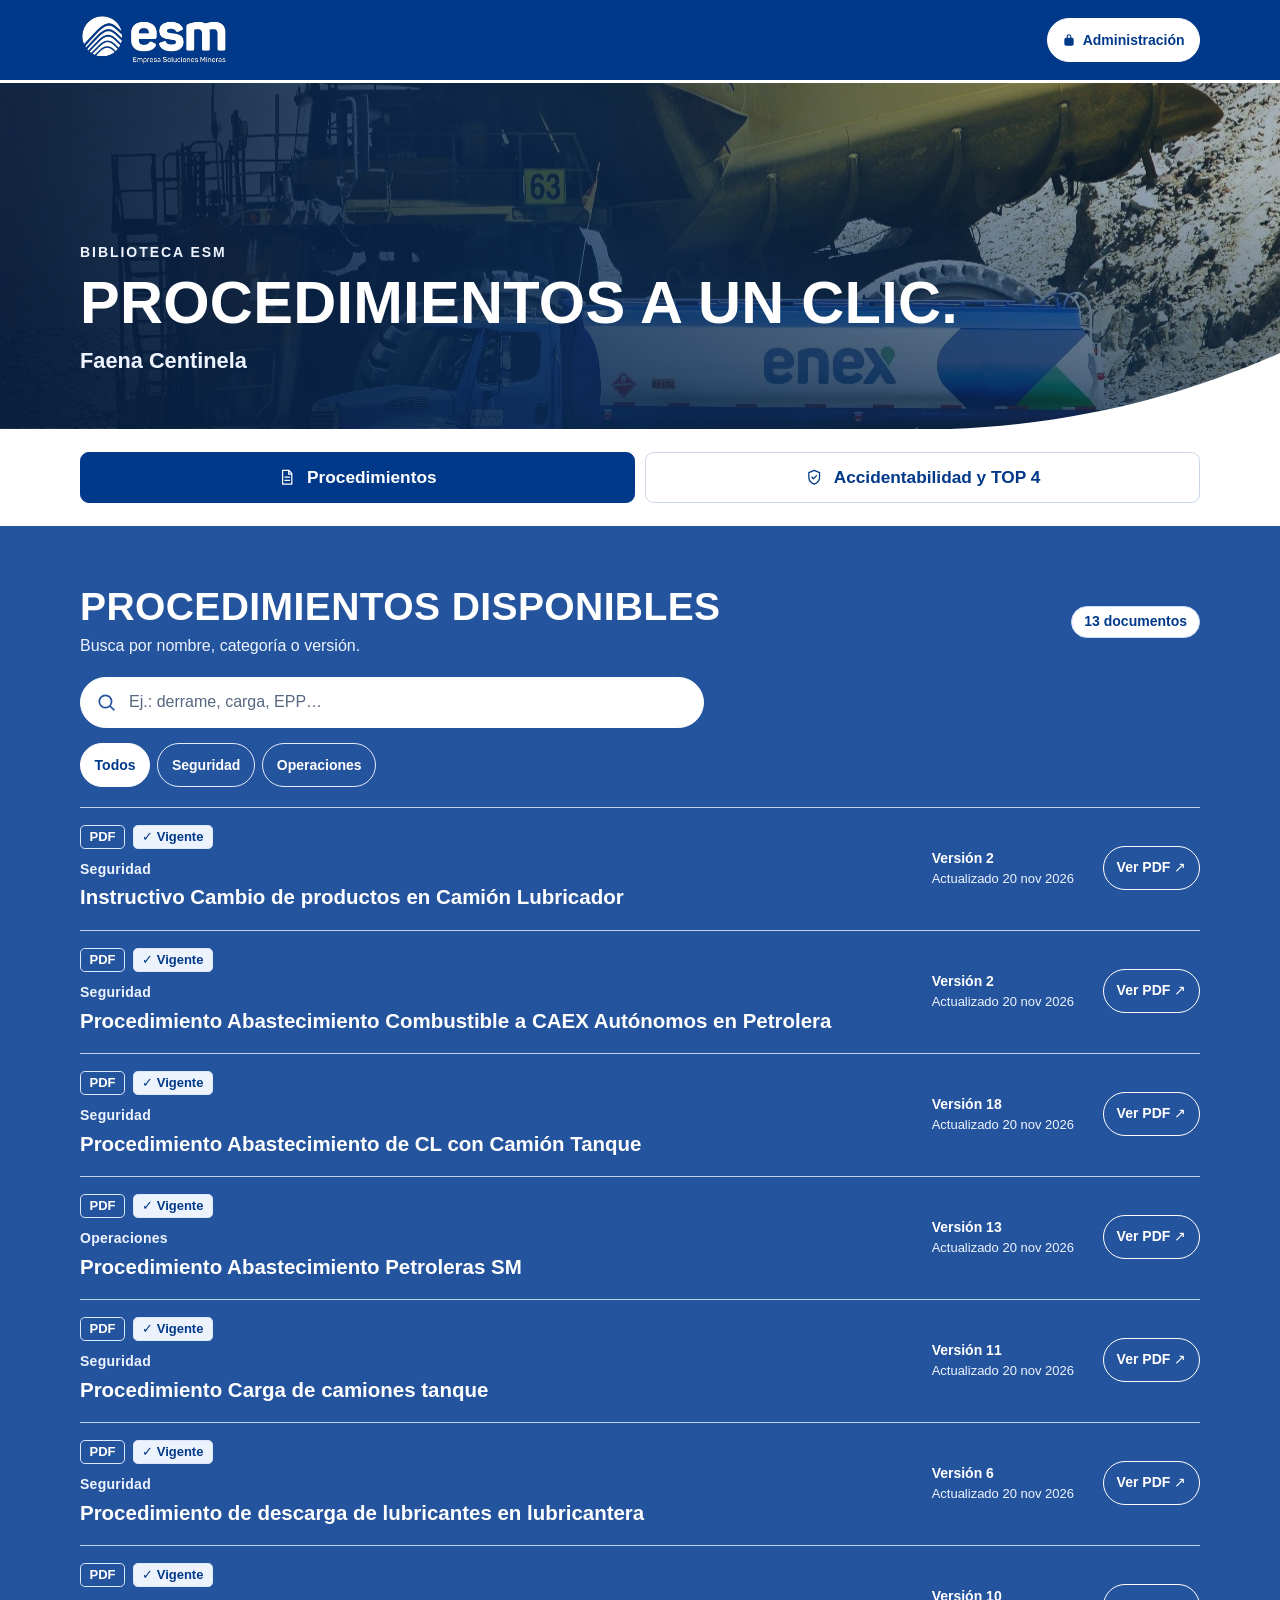
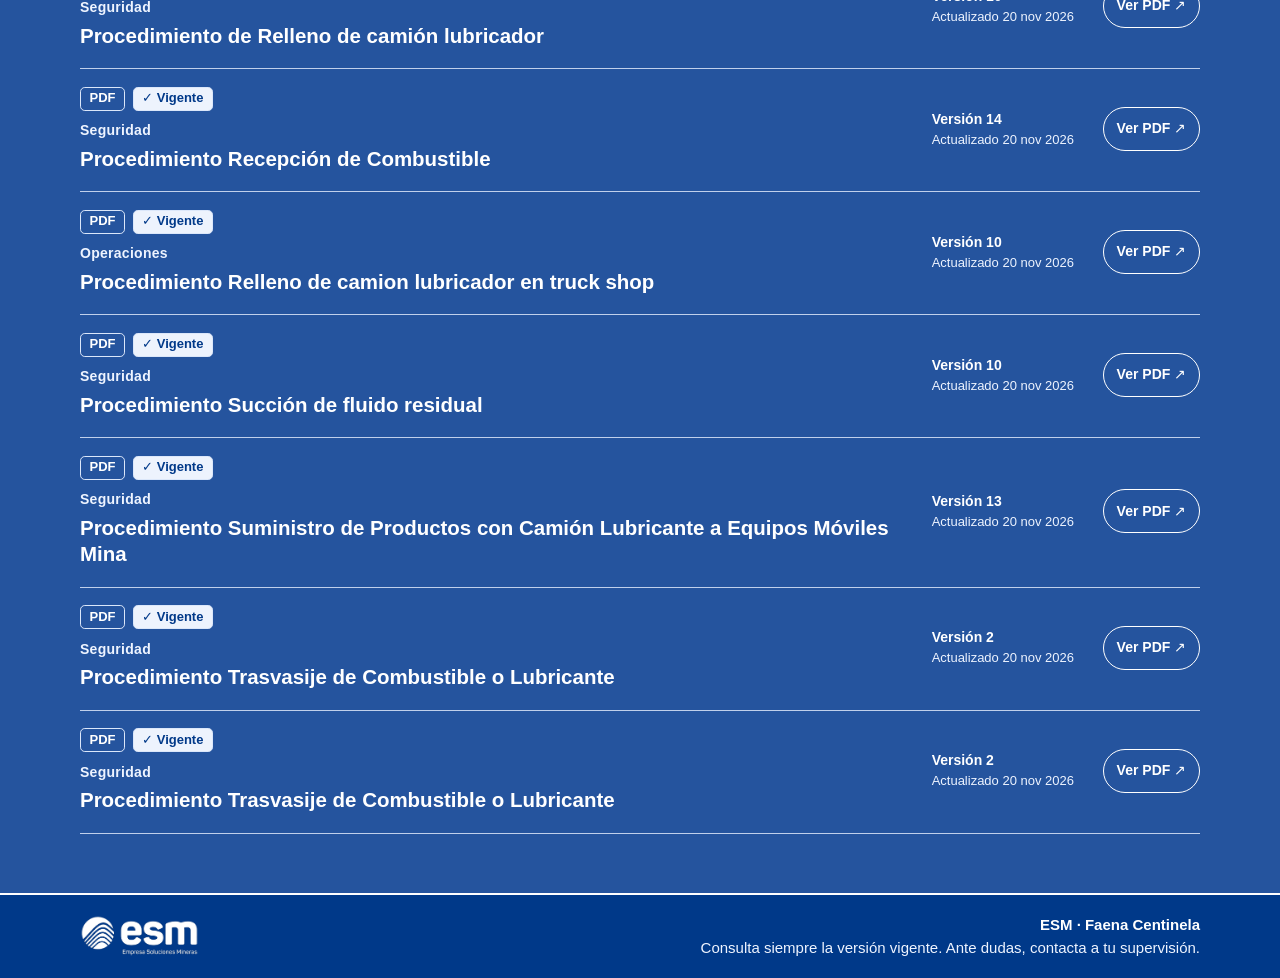
<file: index.html>
<!DOCTYPE html>
<html lang="es-CL">
<head>
  <meta charset="UTF-8" />
  <meta name="viewport" content="width=device-width, initial-scale=1" />
  <meta name="theme-color" content="#003989" />
  <meta name="description" content="Biblioteca de procedimientos vigentes ESM. Consulta y visualiza documentos PDF de forma simple." />
  <meta name="robots" content="noindex,nofollow" />
  <title>Biblioteca de Procedimientos | ESM</title>
  <link rel="stylesheet" href="styles.css" />
  <link rel="stylesheet" href="portada.css?v=esm-4" />
  <script src="app.js" defer></script>
</head>
<body class="esm-publica">
  <a class="esm-salto" href="#contenido">Ir al contenido</a>
  <header class="esm-barra">
    <div class="container header-inner">
      <a class="brand" href="./" aria-label="Biblioteca ESM - Inicio">
        <img class="brand-logo" src="assets/logo-esm-blanco.png" alt="ESM — Empresa Soluciones Mineras" width="575" height="202" />
      </a>
      <a class="header-action" href="admin.html"><svg viewBox="0 0 24 24" aria-hidden="true"><path d="M12 2a4 4 0 0 1 4 4v2h1a3 3 0 0 1 3 3v8a3 3 0 0 1-3 3H7a3 3 0 0 1-3-3v-8a3 3 0 0 1 3-3h1V6a4 4 0 0 1 4-4Zm-2 6h4V6a2 2 0 0 0-4 0v2Z"/></svg><span>Administración</span></a>
    </div>
  </header>
  <main id="contenido" tabindex="-1">
    <section class="esm-portada esm-portada--procedimientos" aria-labelledby="titulo-portada">
      <div class="container esm-portada-interior">
        <div class="esm-portada-texto">
          <p class="esm-ceja">Biblioteca ESM</p>
          <h1 id="titulo-portada">Procedimientos a un clic.</h1>
          <p class="esm-faena">Faena Centinela</p>
        </div>
      </div>
      <svg class="esm-curva" viewBox="0 0 400 96" preserveAspectRatio="none" aria-hidden="true" focusable="false"><path d="M0 96C168 96 294 54 400 0V96Z" fill="#fff"/></svg>
    </section>
    <nav class="container esm-navegacion" aria-label="Secciones de consulta">
      <a class="esm-seccion-enlace" href="./" aria-current="page"><svg viewBox="0 0 24 24" aria-hidden="true" focusable="false"><path d="M6 3h8l4 4v14H6zM14 3v5h4M9 12h6M9 16h6"/></svg><span>Procedimientos</span></a>
      <a class="esm-seccion-enlace" href="accidentabilidad.html"><svg viewBox="0 0 24 24" aria-hidden="true" focusable="false"><path d="M12 3 5 6v6c0 4 2.8 7.3 7 9 4.2-1.7 7-5 7-9V6ZM9 12l2 2 4-4"/></svg><span>Accidentabilidad y TOP 4</span></a>
    </nav>
    <section class="esm-franja" aria-labelledby="procedimientos-titulo">
      <div class="container esm-seccion">
      <div class="section-head">
        <div><h2 id="procedimientos-titulo">Procedimientos disponibles</h2><p class="section-sub">Busca por nombre, categoría o versión.</p></div>
        <div class="counter" id="counter" aria-live="polite">Cargando...</div>
      </div>
      <div class="search-wrap">
        <svg viewBox="0 0 24 24" aria-hidden="true"><circle cx="10.8" cy="10.8" r="7"/><path d="m16 16 5 5"/></svg>
        <input id="search" type="search" placeholder="Ej.: derrame, carga, EPP…" aria-label="Buscar procedimiento" autocomplete="off" />
        <button id="clear-search" class="clear-search" type="button" aria-label="Borrar búsqueda" hidden>×</button>
      </div>
      <div id="filters" class="filter-row" role="group" aria-label="Filtrar por categoría"></div>
      <div id="notice" class="notice" aria-live="polite" hidden></div>
      <div id="cards" class="document-grid" aria-live="polite"></div>
      <div id="empty" class="empty-state" hidden>
        <h3 id="empty-title">No hay procedimientos publicados</h3>
        <p id="empty-detail">Cuando se carguen documentos aparecerán aquí.</p>
      </div>
      </div>
    </section>
  </main>
  <footer class="esm-pie">
    <div class="container esm-pie-interior">
      <img src="assets/logo-esm-blanco.png" width="575" height="202" alt="" loading="lazy" />
      <p><strong>ESM · Faena Centinela</strong><span>Consulta siempre la versión vigente. Ante dudas, contacta a tu supervisión.</span></p>
    </div>
  </footer>

  <dialog id="pdf-dialog" class="pdf-dialog" aria-label="Visualizador de procedimiento">
    <div class="dialog-shell">
      <div class="dialog-head"><div class="dialog-name"><p>DOCUMENTO PDF</p><h2 id="viewer-title">Procedimiento</h2><span id="viewer-version"></span></div><button id="close-viewer" type="button" class="icon-button" aria-label="Cerrar documento">✕</button></div>
      <iframe id="pdf-frame" title="Visualizador PDF" loading="lazy"></iframe>
      <div class="dialog-foot"><span>Si tu celular no lo muestra aquí, ábrelo en otra pestaña.</span><a id="viewer-link" class="button primary small" href="#" target="_blank" rel="noopener">Abrir PDF</a></div>
    </div>
  </dialog>
</body>
</html>
</file>
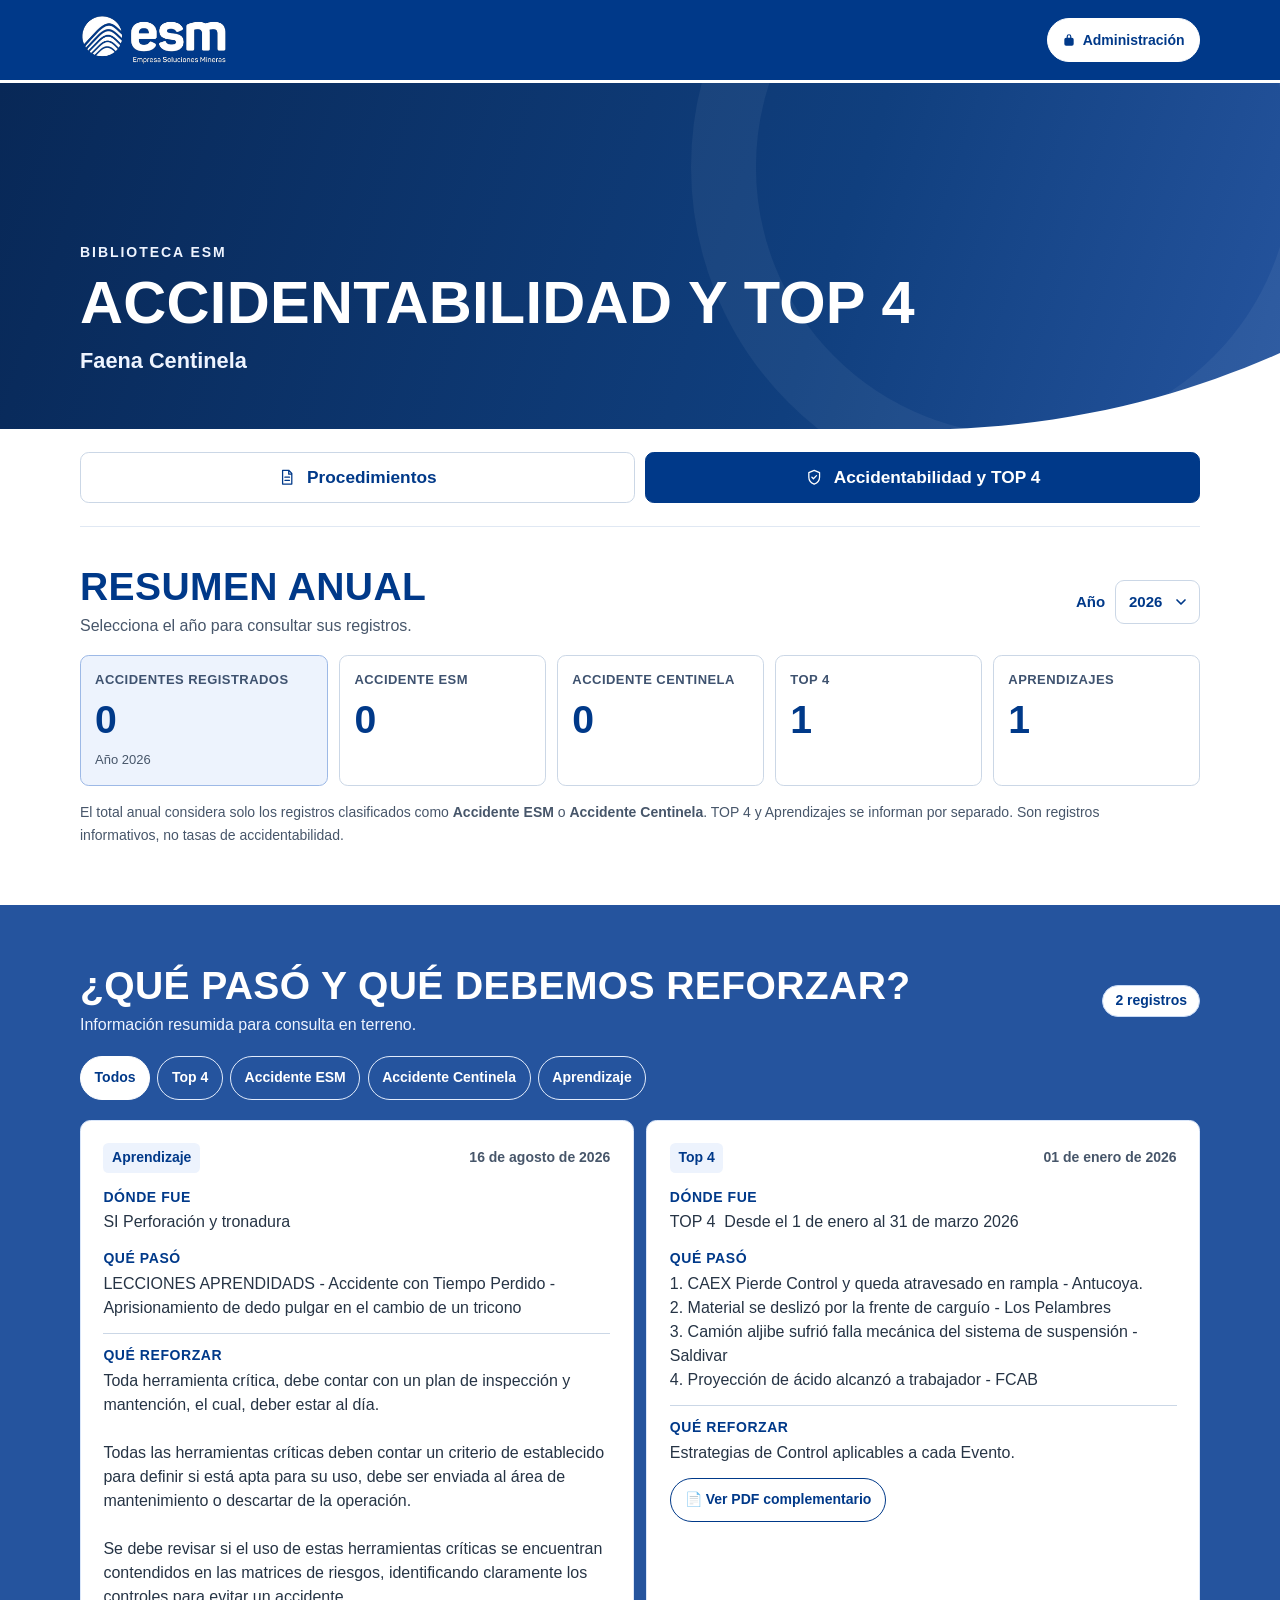
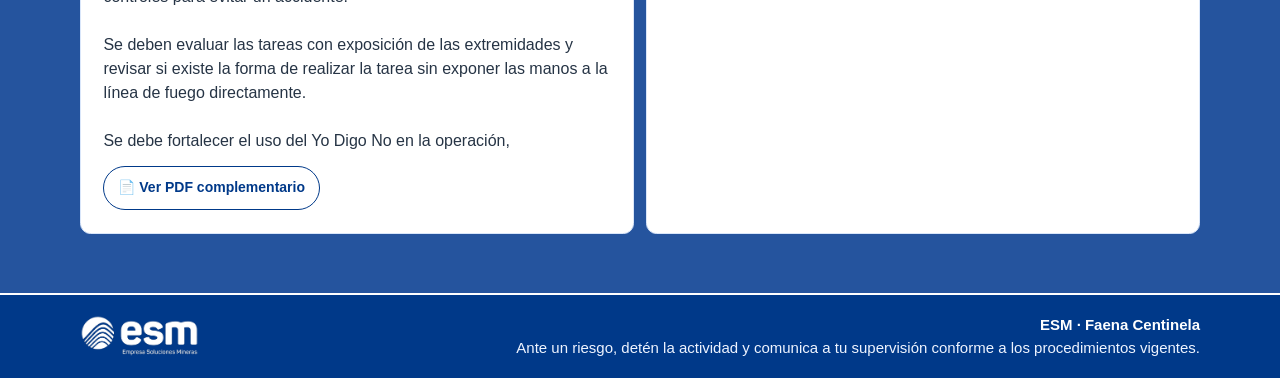
<file: accidentabilidad.html>
<!DOCTYPE html>
<html lang="es-CL">
<head>
  <meta charset="UTF-8" />
  <meta name="viewport" content="width=device-width, initial-scale=1" />
  <meta name="theme-color" content="#003989" />
  <meta name="robots" content="noindex,nofollow" />
  <meta name="description" content="Resumen público de accidentabilidad, TOP 4 y aprendizajes preventivos ESM." />
  <title>Accidentabilidad y TOP 4 | ESM</title>
  <link rel="stylesheet" href="styles.css" />
  <link rel="stylesheet" href="portada.css?v=esm-4" />
  <script src="accidentabilidad.js" defer></script>
</head>
<body class="esm-publica">
  <a class="esm-salto" href="#contenido">Ir al contenido</a>
  <header class="esm-barra">
    <div class="container header-inner">
      <a class="brand" href="./" aria-label="Biblioteca ESM - Inicio">
        <img class="brand-logo" src="assets/logo-esm-blanco.png" alt="ESM — Empresa Soluciones Mineras" width="575" height="202" />
      </a>
      <a class="header-action" href="admin.html"><svg viewBox="0 0 24 24" aria-hidden="true"><path d="M12 2a4 4 0 0 1 4 4v2h1a3 3 0 0 1 3 3v8a3 3 0 0 1-3 3H7a3 3 0 0 1-3-3v-8a3 3 0 0 1 3-3h1V6a4 4 0 0 1 4-4Zm-2 6h4V6a2 2 0 0 0-4 0v2Z"/></svg><span>Administración</span></a>
    </div>
  </header>
  <main id="contenido" tabindex="-1">
    <section class="esm-portada esm-portada--accidentabilidad" aria-labelledby="titulo-portada">
      <div class="container esm-portada-interior">
        <div class="esm-portada-texto">
          <p class="esm-ceja">Biblioteca ESM</p>
          <h1 id="titulo-portada">Accidentabilidad y TOP 4</h1>
          <p class="esm-faena">Faena Centinela</p>
        </div>
      </div>
      <svg class="esm-curva" viewBox="0 0 400 96" preserveAspectRatio="none" aria-hidden="true" focusable="false"><path d="M0 96C168 96 294 54 400 0V96Z" fill="#fff"/></svg>
    </section>
    <nav class="container esm-navegacion" aria-label="Secciones de consulta">
      <a class="esm-seccion-enlace" href="./"><svg viewBox="0 0 24 24" aria-hidden="true" focusable="false"><path d="M6 3h8l4 4v14H6zM14 3v5h4M9 12h6M9 16h6"/></svg><span>Procedimientos</span></a>
      <a class="esm-seccion-enlace" href="accidentabilidad.html" aria-current="page"><svg viewBox="0 0 24 24" aria-hidden="true" focusable="false"><path d="M12 3 5 6v6c0 4 2.8 7.3 7 9 4.2-1.7 7-5 7-9V6ZM9 12l2 2 4-4"/></svg><span>Accidentabilidad y TOP 4</span></a>
    </nav>
    <section class="container esm-resumen" aria-labelledby="incident-heading">
      <div class="section-head section-head-year">
        <div><h2 id="incident-heading">Resumen anual</h2><p class="section-sub">Selecciona el año para consultar sus registros.</p></div>
        <label class="year-picker">Año <select id="year" aria-label="Seleccionar año"></select></label>
      </div>
      <div class="year-stats" aria-live="polite">
        <div class="year-stat feature-stat"><span>ACCIDENTES REGISTRADOS</span><strong id="accidents-total">0</strong><small id="year-label">Total del año</small></div>
        <div class="year-stat"><span>Accidente ESM</span><strong id="accidents-esm">0</strong></div>
        <div class="year-stat"><span>Accidente Centinela</span><strong id="accidents-centinela">0</strong></div>
        <div class="year-stat"><span>TOP 4</span><strong id="count-top4">0</strong></div>
        <div class="year-stat"><span>Aprendizajes</span><strong id="count-learning">0</strong></div>
      </div>
      <p class="definition-note">El total anual considera solo los registros clasificados como <strong>Accidente ESM</strong> o <strong>Accidente Centinela</strong>. TOP 4 y Aprendizajes se informan por separado. Son registros informativos, no tasas de accidentabilidad.</p>
    </section>
    <section class="esm-franja" aria-labelledby="registros-titulo">
      <div class="container esm-seccion">
      <div class="section-head incident-section-head">
        <div><h2 id="registros-titulo">¿Qué pasó y qué debemos reforzar?</h2><p class="section-sub">Información resumida para consulta en terreno.</p></div>
        <div id="incident-counter" class="counter" aria-live="polite">Cargando...</div>
      </div>
      <div id="incident-filters" class="filter-row" role="group" aria-label="Filtrar registros por clasificación"></div>
      <div id="incident-notice" class="notice" hidden role="status" aria-live="polite"></div>
      <div id="incident-cards" class="incident-grid" aria-live="polite"></div>
      <div id="incident-empty" class="empty-state" hidden>
        <h3 id="incident-empty-title">Sin registros publicados</h3>
        <p id="incident-empty-detail">Cuando se publiquen novedades aparecerán aquí.</p>
      </div>
      </div>
    </section>
  </main>
  <footer class="esm-pie">
    <div class="container esm-pie-interior">
      <img src="assets/logo-esm-blanco.png" width="575" height="202" alt="" loading="lazy" />
      <p><strong>ESM · Faena Centinela</strong><span>Ante un riesgo, detén la actividad y comunica a tu supervisión conforme a los procedimientos vigentes.</span></p>
    </div>
  </footer>
</body>
</html>
</file>
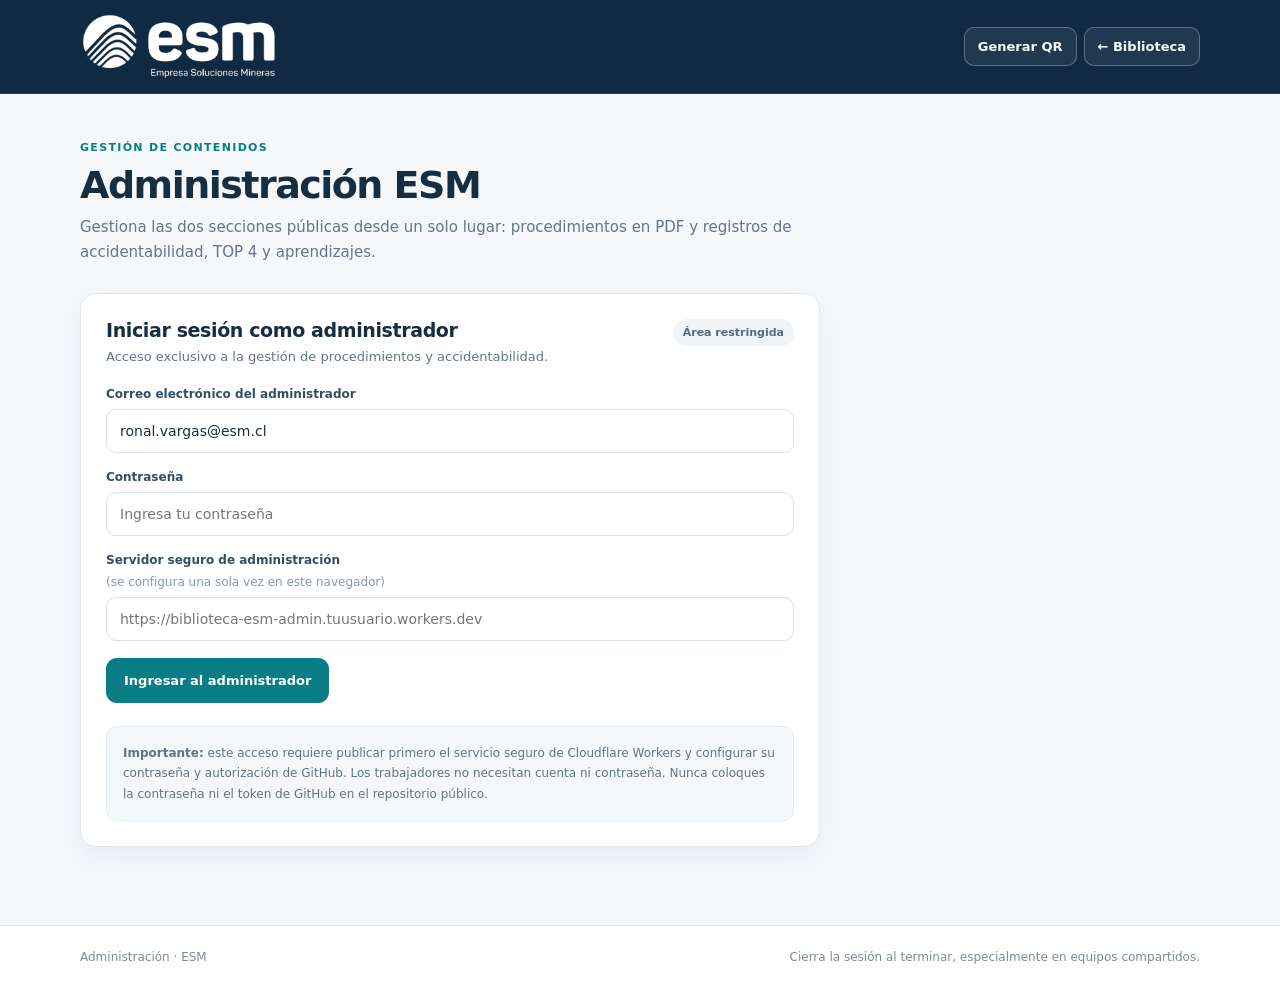
<file: admin.html>
<!DOCTYPE html>
<html lang="es">
<head>
  <meta charset="UTF-8" />
  <meta name="viewport" content="width=device-width, initial-scale=1" />
  <meta name="robots" content="noindex,nofollow" />
  <meta name="theme-color" content="#102a43" />
  <title>Administración | Biblioteca ESM</title>
  <link rel="stylesheet" href="styles.css" />
  <script src="admin.js" defer></script>
</head>
<body class="admin-body">
  <header class="site-header"><div class="container header-inner"><a class="brand" href="./"><img class="brand-logo" src="assets/logo-esm-blanco.png" alt="ESM — Empresa Soluciones Mineras" width="575" height="202" /></a><div class="header-links"><a class="header-action" href="codigos-qr.html">Generar QR</a><a class="header-action" href="./">← Biblioteca</a></div></div></header>
  <main class="container admin-main">
    <section class="admin-title"><span class="section-kicker">GESTIÓN DE CONTENIDOS</span><h1>Administración ESM</h1><p>Gestiona las dos secciones públicas desde un solo lugar: procedimientos en PDF y registros de accidentabilidad, TOP 4 y aprendizajes.</p></section>

    <div id="admin-alert" class="notice" role="status" aria-live="polite" hidden></div>

    <section id="connect-card" class="panel connect-panel">
      <div class="panel-heading"><div><h2>Iniciar sesión como administrador</h2><p>Acceso exclusivo a la gestión de procedimientos y accidentabilidad.</p></div><span class="tag neutral">Área restringida</span></div>
      <form id="connect-form" class="form-grid">
        <label class="span-full">Correo electrónico del administrador
          <input id="admin-email" type="email" value="ronal.vargas@esm.cl" required autocomplete="username" spellcheck="false" />
        </label>
        <label class="span-full">Contraseña
          <input id="admin-password" type="password" required autocomplete="current-password" placeholder="Ingresa tu contraseña" />
        </label>
        <label class="span-full">Servidor seguro de administración <span class="muted-inline">(se configura una sola vez en este navegador)</span>
          <input id="api-url" type="url" required placeholder="https://biblioteca-esm-admin.tuusuario.workers.dev" autocomplete="off" spellcheck="false" />
        </label>
        <div class="span-full form-actions"><button class="button primary" type="submit" id="connect-btn">Ingresar al administrador</button></div>
      </form>
      <div class="helper"><strong>Importante:</strong> este acceso requiere publicar primero el servicio seguro de Cloudflare Workers y configurar su contraseña y autorización de GitHub. Los trabajadores no necesitan cuenta ni contraseña. Nunca coloques la contraseña ni el token de GitHub en el repositorio público.</div>
    </section>

    <section id="workspace" hidden>
      <div class="workspace-top"><div class="connected"><span class="status-pulse"></span> Administrando <strong id="connected-repo"></strong></div><button type="button" id="disconnect" class="button secondary small">Desconectar</button></div>
      <nav class="admin-tabs" aria-label="Seleccionar módulo de administración">
        <button id="tab-procedures" class="tab-button active" type="button" aria-pressed="true">📄 Procedimientos</button>
        <button id="tab-incidents" class="tab-button" type="button" aria-pressed="false">🛡️ Accidentabilidad y TOP 4</button>
      </nav>
      <div id="procedures-workspace">
      <div class="stats-grid"><div class="mini-stat"><strong id="stat-published">0</strong><span>Publicados</span></div><div class="mini-stat"><strong id="stat-hidden">0</strong><span>Despublicados</span></div><div class="mini-stat"><strong id="stat-total">0</strong><span>Documentos</span></div></div>
      <div class="admin-columns">
        <section class="panel" id="editor-card"><div class="panel-heading"><div><h2 id="editor-title">Cargar nuevo procedimiento</h2><p id="editor-help">Agrega el PDF y los datos que verán los trabajadores.</p></div></div>
          <form id="document-form" class="form-grid stacked">
            <label>Nombre del procedimiento <span class="required">*</span><input id="doc-title" name="titulo" maxlength="150" required placeholder="Ej.: Procedimiento de carga de combustible" /></label>
            <div class="form-two"><label>Versión <span class="required">*</span><input id="doc-version" name="version" maxlength="30" required placeholder="Ej.: 03" /></label><label>Categoría <select id="doc-category"><option>Operaciones</option><option>Seguridad</option><option>Salud ocupacional</option><option>Emergencias</option><option>Medioambiente</option><option>Otros</option></select></label></div>
            <label>Descripción breve <span class="muted-inline">(opcional)</span><textarea id="doc-description" maxlength="350" rows="3" placeholder="Indica brevemente de qué trata."></textarea></label>
            <label>Archivo PDF <span class="required" id="pdf-required">*</span><input id="doc-file" type="file" accept="application/pdf,.pdf" /><small id="file-hint">Solo PDF, hasta 15 MB. Se publicará automáticamente.</small></label>
            <div class="form-actions"><button id="save-document" type="submit" class="button primary">Publicar procedimiento</button><button id="cancel-edit" type="button" class="button secondary" hidden>Cancelar edición</button></div>
          </form>
        </section>
        <section class="panel admin-list-panel"><div class="panel-heading"><div><h2>Documentos gestionados</h2><p>Actualiza el título, reemplaza el PDF o retira un documento del catálogo.</p></div></div><div id="admin-list" class="admin-document-list"></div></section>
      </div>
      </div><!-- /procedures-workspace -->
      <div id="incidents-workspace" hidden>
        <div class="stats-grid incident-admin-stats">
          <div class="mini-stat"><strong id="stat-incidents-active">0</strong><span>Registros publicados</span></div>
          <div class="mini-stat"><strong id="stat-incidents-hidden">0</strong><span>Registros despublicados</span></div>
          <div class="mini-stat"><strong id="stat-incidents-all">0</strong><span>Total guardados</span></div>
        </div>
        <div class="admin-columns">
          <section class="panel" id="incident-editor-card">
            <div class="panel-heading"><div><h2 id="incident-editor-title">Agregar hecho o aprendizaje</h2><p>Publica una reseña breve con fecha, dónde fue, qué pasó y qué reforzar. También puedes adjuntar un PDF de respaldo, si corresponde.</p></div></div>
            <form id="incident-form" class="form-grid stacked">
              <label>Clasificación <span class="required">*</span>
                <select id="incident-type" required><option value="Top 4">TOP 4</option><option value="Accidente ESM">Accidente ESM</option><option value="Accidente Centinela">Accidente Centinela</option><option value="Aprendizaje">Aprendizaje</option></select>
              </label>
              <label>Fecha del hecho <span class="required">*</span><input id="incident-date" type="date" required /></label>
              <label>Dónde fue <span class="required">*</span><input id="incident-place" maxlength="140" required placeholder="Ej.: Área de abastecimiento, Centinela" /></label>
              <label>Qué pasó <span class="required">*</span><textarea id="incident-what" maxlength="700" rows="4" required placeholder="Describe el hecho de forma breve, sin nombres ni datos personales."></textarea></label>
              <label>Qué reforzar <span class="required">*</span><textarea id="incident-lesson" maxlength="700" rows="4" required placeholder="Acción o aprendizaje preventivo que debe reforzarse."></textarea></label>
              <label>PDF complementario <span class="muted-inline">(opcional)</span>
                <input id="incident-file" type="file" accept="application/pdf,.pdf" />
                <small id="incident-file-hint">Puedes publicar sin PDF. Si adjuntas uno, debe ser PDF y pesar máximo 15 MB.</small>
              </label>
              <label id="incident-remove-wrap" class="pdf-remove-label" hidden>
                <input id="incident-remove-pdf" type="checkbox" /> Quitar el PDF actual de la ficha pública (no elimina su historial en GitHub)
              </label>
              <div class="form-actions"><button class="button primary" type="submit" id="save-incident">Publicar registro</button><button id="cancel-incident-edit" type="button" class="button secondary" hidden>Cancelar edición</button></div>
            </form>
          </section>
          <section class="panel admin-list-panel">
            <div class="panel-heading"><div><h2>Registros gestionados</h2><p>Corrige o despublica los registros cuando sea necesario.</p></div></div>
            <div id="admin-incident-list" class="admin-document-list"></div>
          </section>
        </div>
      </div><!-- /incidents-workspace -->
      <div class="footnote">Las actualizaciones aparecen al terminar el despliegue de GitHub Pages. Los registros son públicos; evita datos personales, detalles confidenciales o información no autorizada. «Despublicar» no borra el historial del repositorio.</div>
    </section>
  </main>
  <footer class="site-footer"><div class="container footer-content"><span>Administración · ESM</span><span>Cierra la sesión al terminar, especialmente en equipos compartidos.</span></div></footer>
</body>
</html>
</file>
<file: styles.css>
:root{color-scheme:light;--navy:#102a43;--navy-2:#163957;--teal:#087d86;--teal-dark:#05666e;--text:#172d40;--muted:#627589;--line:#e1e9ef;--bg:#f5f8fb;--white:#fff;--shadow:0 10px 30px rgba(16,42,67,.055);font-family:Inter,ui-sans-serif,system-ui,-apple-system,"Segoe UI",Roboto,Arial,sans-serif;font-synthesis:none}
*{box-sizing:border-box}html{scroll-behavior:smooth}body{margin:0;color:var(--text);background:var(--bg);-webkit-font-smoothing:antialiased}button,input,textarea,select{font:inherit}button,a{-webkit-tap-highlight-color:transparent}button{cursor:pointer}a{color:inherit;text-decoration:none}[hidden]{display:none!important}.container{width:min(1120px,calc(100% - 40px));margin-inline:auto}.site-header{background:var(--white);border-bottom:1px solid var(--line);position:relative;z-index:2}.header-inner{min-height:80px;display:flex;align-items:center;justify-content:space-between;gap:16px}.brand{display:flex;align-items:center;gap:12px}.brand-mark{width:45px;height:45px;border-radius:12px;background:var(--navy);color:#fff;display:grid;place-items:center;font-weight:900;font-size:25px;letter-spacing:-1.5px;box-shadow:inset -7px -7px 0 rgba(255,255,255,.08)}.brand-text{display:flex;flex-direction:column;line-height:1.25}.brand-text strong{font-size:18px;letter-spacing:.07em}.brand-text small{font-size:12px;color:var(--muted);font-weight:600;white-space:nowrap}.header-action{font-size:13px;color:#38536d;border:1px solid var(--line);border-radius:10px;min-height:39px;display:flex;align-items:center;gap:8px;padding:0 13px;font-weight:700;transition:.15s}.header-action:hover{border-color:#9bc8cc;color:var(--teal)}.header-action svg{width:14px;height:14px;fill:currentColor}.hero{color:#fff;background:linear-gradient(120deg,#102a43,#174a5b 68%,#136b73);overflow:hidden;position:relative}.hero:after{content:"";position:absolute;width:440px;height:440px;border-radius:50%;border:70px solid rgba(255,255,255,.04);right:-140px;top:-190px;pointer-events:none}.hero-content{padding:66px 0 72px;position:relative;z-index:1}.eyebrow{display:inline-flex;align-items:center;gap:9px;font-weight:800;letter-spacing:.085em;font-size:11px;border:1px solid rgba(255,255,255,.2);padding:9px 13px;border-radius:50px;background:rgba(255,255,255,.08)}.status-pulse{height:8px;width:8px;background:#4fe4b6;display:inline-block;border-radius:50%;box-shadow:0 0 0 4px rgba(79,228,182,.15);flex-shrink:0}.hero h1{font-size:clamp(34px,4.3vw,52px);line-height:1.09;letter-spacing:-.04em;max-width:760px;margin:19px 0 14px}.hero p{max-width:670px;line-height:1.7;color:#d9e9ed;font-size:16px;margin:0}.hero-details{display:flex;flex-wrap:wrap;gap:12px 26px;margin-top:29px;font-size:12px;color:#c6ebeb;font-weight:600}.content-section{padding:51px 0 80px;min-height:460px}.section-head{display:flex;justify-content:space-between;align-items:end;gap:12px;margin-bottom:23px}.section-kicker{color:var(--teal);font-size:11px!important;font-weight:900!important;letter-spacing:.12em;margin:0 0 8px!important}.section-head h2{font-size:27px;letter-spacing:-.03em;margin:0 0 7px}.section-sub{color:var(--muted);font-size:14px;margin:0}.counter{color:var(--teal-dark);background:#e5f3f1;border:1px solid #cfe8e5;border-radius:30px;padding:9px 12px;font-weight:800;font-size:12px;white-space:nowrap}.search-wrap{height:62px;background:#fff;border:1px solid #d8e4ec;border-radius:15px;display:flex;align-items:center;gap:14px;padding:0 19px;box-shadow:var(--shadow)}.search-wrap:focus-within{border-color:var(--teal);box-shadow:0 0 0 3px #087d8621}.search-wrap svg{width:21px;height:21px;stroke:#8094a4;stroke-width:2;fill:none;flex-shrink:0}.search-wrap input{border:0;outline:0;width:100%;height:100%;font-size:15px;min-width:0;color:var(--text);background:transparent}.search-wrap input::placeholder{color:#9aa8b3}.clear-search{border:0;background:#f1f4f6;border-radius:8px;font-size:20px;line-height:1;color:#42576b;padding:5px 10px}.filter-row{margin:20px 0 24px;display:flex;gap:9px;flex-wrap:wrap}.filter-chip{font-size:12px;font-weight:800;border:1px solid #d9e5ea;background:#fff;color:#60778a;padding:9px 14px;border-radius:30px}.filter-chip:hover,.filter-chip.active{background:#e4f4f4;color:#056f77;border-color:#87c4c4}.document-grid{display:grid;grid-template-columns:repeat(3,minmax(0,1fr));gap:17px}.document-card{background:#fff;border:1px solid var(--line);border-radius:16px;padding:23px;display:flex;flex-direction:column;gap:14px;box-shadow:var(--shadow);min-height:265px;transition:box-shadow .15s,transform .15s}.document-card:hover{box-shadow:0 18px 30px rgba(16,42,67,.10);transform:translateY(-2px)}.card-top{display:flex;justify-content:space-between;align-items:center;gap:10px}.pdf-mark{width:43px;height:49px;background:#fff3f0;border:1px solid #ffe1d9;color:#c84c31;border-radius:9px;display:flex;align-items:center;justify-content:center;font-size:12px;font-weight:900;position:relative}.pdf-mark:after{content:"";position:absolute;right:0;top:0;border-width:0 10px 10px 0;border-color:transparent #f0c6ba transparent transparent;border-style:solid}.tag{font-size:11px;font-weight:800;border-radius:20px;padding:7px 10px}.tag.current{background:#e5f5f1;color:#087866}.tag.neutral{background:#f0f4f7;color:#536c81}.tag.hidden-tag{background:#fff0e6;color:#9a531b}.doc-category{font-size:11px;font-weight:800;color:var(--teal);letter-spacing:.02em}.document-card h3{font-size:17px;line-height:1.38;letter-spacing:-.015em;margin:0;overflow-wrap:anywhere}.doc-description{color:#738496;line-height:1.48;font-size:13px;margin:0;display:-webkit-box;-webkit-box-orient:vertical;-webkit-line-clamp:2;overflow:hidden}.card-middle{flex:1}.card-bottom{border-top:1px solid #eef2f5;padding-top:14px;display:flex;justify-content:space-between;align-items:center;gap:12px}.doc-meta{font-size:12px;color:#718597;line-height:1.5}.doc-meta strong{display:block;color:#263e51;font-size:13px}.button{display:inline-flex;align-items:center;justify-content:center;gap:7px;min-height:45px;border-radius:11px;padding:10px 17px;font-size:13px;font-weight:800;border:1px solid transparent;text-align:center;transition:.15s;white-space:nowrap}.button.primary{background:#087d86;color:#fff}.button.primary:hover{background:#05666e}.button.secondary{background:#fff;color:#2f5367;border-color:#cedde6}.button.secondary:hover{background:#f2f8fa}.button.small{font-size:12px;min-height:36px;padding:8px 12px;border-radius:9px}.button.danger{color:#a93e3e;border-color:#f2d3d3;background:#fff5f5}.button:disabled{opacity:.55;cursor:wait}.empty-state{border:1px dashed #cbdde5;border-radius:16px;padding:50px 22px;text-align:center;background:#fff}.empty-icon{width:65px;height:65px;border-radius:18px;display:grid;place-items:center;background:#f4f8fa;font-size:32px;margin:0 auto 13px}.empty-state h3{font-size:19px;margin:0 0 6px}.empty-state p{color:var(--muted);font-size:14px;margin:0}.notice{padding:13px 16px;margin:18px 0;border:1px solid #b5dce1;background:#eaf7f9;color:#165d66;font-size:13px;font-weight:650;border-radius:11px;line-height:1.5}.notice.error{border-color:#f0c8c8;background:#fff3f3;color:#8d3333}.notice.success{border-color:#b1dfd3;background:#edf9f3;color:#206a54}.site-footer{border-top:1px solid var(--line);background:#fff;color:#7b8b99}.footer-content{padding:22px 0;display:flex;justify-content:space-between;gap:18px;font-size:12px;line-height:1.5}.pdf-dialog{width:min(1180px,calc(100vw - 24px));max-width:none;max-height:calc(100dvh - 30px);height:min(880px,calc(100dvh - 30px));padding:0;border:0;border-radius:16px;box-shadow:0 28px 100px #0005;overflow:hidden}.pdf-dialog::backdrop{background:#061826bd}.dialog-shell{height:100%;display:flex;flex-direction:column;background:#f7fafb}.dialog-head{display:flex;justify-content:space-between;align-items:start;gap:15px;padding:15px 21px;background:#fff;border-bottom:1px solid var(--line)}.dialog-name{min-width:0}.dialog-name p{font-size:10px;color:#087d86;font-weight:900;letter-spacing:.1em;margin:0 0 5px}.dialog-name h2{font-size:17px;line-height:1.35;margin:0 0 4px;overflow-wrap:anywhere}.dialog-name span{font-size:12px;color:var(--muted)}.icon-button{border:1px solid #dbe3ea;background:#fff;border-radius:10px;width:37px;height:37px;color:#536b7b;font-size:16px;flex-shrink:0}.pdf-dialog iframe{background:#e6ebef;width:100%;height:100%;border:0;flex:1;min-height:0}.dialog-foot{background:#fff;padding:10px 15px;display:flex;justify-content:space-between;align-items:center;gap:10px;border-top:1px solid var(--line);font-size:12px;color:#667e8d}.admin-main{padding:42px 0 78px;min-height:75vh}.admin-title h1{font-size:clamp(29px,3.7vw,38px);letter-spacing:-.04em;margin:8px 0}.admin-title>p{font-size:15px;color:var(--muted);max-width:760px;line-height:1.65;margin:0 0 28px}.panel{background:#fff;border:1px solid var(--line);border-radius:16px;box-shadow:var(--shadow);padding:25px}.connect-panel{max-width:740px}.panel-heading{display:flex;justify-content:space-between;gap:12px;align-items:start;margin-bottom:21px}.panel-heading h2{font-size:19px;letter-spacing:-.02em;margin:0 0 6px}.panel-heading p{margin:0;color:var(--muted);font-size:13px;line-height:1.5}.form-grid{display:grid;grid-template-columns:repeat(2,minmax(0,1fr));gap:17px}.form-grid.stacked{grid-template-columns:1fr}.form-grid label{display:flex;flex-direction:column;gap:8px;font-size:12px;font-weight:800;color:#324e64}.form-grid input,.form-grid textarea,.form-grid select{background:#fff;border:1px solid #d8e3e9;border-radius:10px;padding:12px 13px;min-height:44px;width:100%;color:var(--text);font-size:14px;font-weight:500;outline:0}.form-grid input:focus,.form-grid textarea:focus,.form-grid select:focus{border-color:var(--teal);box-shadow:0 0 0 3px #087d861b}.form-grid textarea{resize:vertical}.form-grid input[type=file]{border-style:dashed;background:#f9fcfc;cursor:pointer;padding:14px 10px}.form-grid small{font-size:11px;color:#7c91a1;font-weight:500}.span-full{grid-column:1/-1}.form-two{display:grid;grid-template-columns:1fr 1fr;gap:14px}.form-actions{display:flex;gap:9px;align-items:center;flex-wrap:wrap}.muted-inline{color:#8999a6;font-weight:500}.required{color:#c55050}.helper{margin-top:23px;padding:16px;background:#f5f8fa;border-radius:10px;border:1px solid #e4ecf0;font-size:12px;line-height:1.7;color:#5e7586}.workspace-top{display:flex;justify-content:space-between;align-items:center;gap:12px;margin:0 0 19px}.connected{display:flex;align-items:center;gap:10px;color:#526e80;font-size:13px;flex-wrap:wrap}.connected strong{color:var(--navy)}.connected .status-pulse{background:#0faf8e;box-shadow:0 0 0 4px #0faf8e20}.stats-grid{display:grid;grid-template-columns:repeat(3,1fr);gap:13px;margin-bottom:18px}.mini-stat{background:#fff;border:1px solid var(--line);border-radius:13px;padding:17px 19px;display:flex;flex-direction:column;gap:4px}.mini-stat strong{font-size:26px;color:var(--navy)}.mini-stat span{color:#7a8e9e;font-size:12px;font-weight:700}.admin-columns{display:grid;grid-template-columns:1fr 1fr;gap:18px;align-items:start}.admin-document-list{display:flex;flex-direction:column;gap:11px;max-height:740px;overflow-y:auto}.admin-item{border:1px solid #e5edf2;border-radius:11px;padding:15px}.admin-item h3{font-size:14px;line-height:1.4;margin:0 0 7px;overflow-wrap:anywhere}.admin-item-meta{display:flex;align-items:center;gap:7px;flex-wrap:wrap;font-size:11px;color:#8093a1}.admin-item-actions{display:flex;flex-wrap:wrap;gap:8px;margin-top:13px}.action-link{border:1px solid #d9e6ed;background:#fff;border-radius:8px;color:#315970;padding:7px 9px;font-size:11px;font-weight:800}.action-link:hover{background:#f1f8fa}.action-link.warning{border-color:#f4d7ca;color:#98542e}.footnote{font-size:12px;color:#8796a2;line-height:1.6;margin-top:20px}.admin-empty{font-size:13px;color:var(--muted);padding:24px 12px;text-align:center;border:1px dashed #d9e5ea;border-radius:11px}
@media(max-width:850px){.document-grid{grid-template-columns:repeat(2,minmax(0,1fr))}.admin-columns{grid-template-columns:1fr}.panel{padding:22px}.footer-content{flex-direction:column;gap:6px}}
@media(max-width:580px){.container{width:min(100% - 28px,1120px)}.header-inner{min-height:69px}.brand-mark{width:39px;height:39px;font-size:22px}.brand-text strong{font-size:16px}.brand-text small{font-size:10px}.header-action{min-height:35px;font-size:11px;padding:0 9px}.hero-content{padding:44px 0 50px}.hero h1{font-size:35px;max-width:330px}.hero p{font-size:14px}.hero-details{gap:9px 13px;margin-top:24px;font-size:11px}.content-section{padding:35px 0 60px}.section-head{align-items:start}.section-head h2{font-size:23px}.counter{font-size:10px;padding:8px 10px}.search-wrap{height:56px;padding:0 14px;gap:9px}.search-wrap input{font-size:13px}.filter-row{gap:7px;margin:16px 0 19px}.filter-chip{font-size:11px;padding:8px 11px}.document-grid{grid-template-columns:1fr;gap:12px}.document-card{min-height:0;padding:18px;gap:10px}.card-bottom{margin-top:1px}.footer-content{padding:17px 0}.pdf-dialog{width:100vw;height:100dvh;max-height:100dvh;border-radius:0}.dialog-head{padding:13px}.dialog-name h2{font-size:15px}.dialog-foot{padding:11px 13px}.dialog-foot span{font-size:11px}.admin-main{padding:29px 0 60px}.panel{padding:18px}.form-grid{grid-template-columns:1fr}.form-two{grid-template-columns:1fr 1fr}.stats-grid{gap:8px}.mini-stat{padding:12px}.mini-stat strong{font-size:22px}.mini-stat span{font-size:10px}.workspace-top{align-items:start}}
@media(prefers-reduced-motion:reduce){*{scroll-behavior:auto!important;transition:none!important}}

/* Doble biblioteca */
.two-portals{display:grid;grid-template-columns:repeat(2,minmax(0,1fr));gap:12px;padding-top:23px}
.portal-card{background:#fff;border:1px solid #dae7ef;box-shadow:var(--shadow);border-radius:15px;display:flex;align-items:center;gap:13px;padding:19px 22px;min-height:93px;transition:border-color .15s,transform .15s}
.portal-card:hover{border-color:#69b4b7;transform:translateY(-1px)}
.portal-card.active-portal{border-color:#087d86;background:#edf8f8}
.portal-symbol{font-size:29px;flex:0 0 35px;text-align:center}
.portal-card strong{display:block;font-weight:800;letter-spacing:-.01em;font-size:15px}
.portal-card small{display:block;color:#668193;margin-top:5px;font-size:12px}
.portal-arrow{margin-left:auto;color:#6b8997;font-size:27px;font-weight:300}
.two-portals+.content-section{padding-top:40px}
.hero-incidents{background:linear-gradient(110deg,#123b55 0%,#116b75 100%)}
.year-stats{display:grid;grid-template-columns:1.2fr repeat(4,1fr);gap:12px;margin:20px 0 16px}
.year-stat{background:#fff;border:1px solid var(--line);border-radius:14px;padding:17px;box-shadow:var(--shadow);display:flex;flex-direction:column;gap:9px}
.year-stat span{font-size:11px;font-weight:800;color:#60798a;line-height:1.4;text-transform:uppercase;letter-spacing:.035em}
.year-stat strong{color:var(--navy);font-size:31px;line-height:1}
.year-stat small{color:#6b8293;font-size:11px}
.feature-stat{background:#e6f4f5;border-color:#a6dadc}
.feature-stat strong{color:#08717b}
.year-picker{display:inline-flex;gap:10px;align-items:center;font-size:13px;font-weight:800;color:#405c6d}
.year-picker select{border:1px solid #d8e3e9;border-radius:9px;padding:9px 25px 9px 11px;background:#fff;font-size:14px;font-weight:700;color:#234256}
.definition-note{font-size:12px;line-height:1.6;color:#6c8292;margin:10px 0 48px}
.incident-section-head{margin-bottom:12px}
.incident-grid{display:grid;grid-template-columns:repeat(2,minmax(0,1fr));gap:16px}
.incident-card{background:#fff;border:1px solid #dfe9ee;border-radius:15px;padding:22px;box-shadow:var(--shadow);display:flex;flex-direction:column;gap:17px}
.incident-card-header{display:flex;align-items:center;justify-content:space-between;gap:10px;flex-wrap:wrap}
.incident-type{font-size:11px;font-weight:800;padding:7px 10px;border-radius:8px;background:#ecf6f8;color:#176c78}
.incident-type.type-1{background:#fff2e7;color:#9b5a24}
.incident-type.type-2{background:#fff1f1;color:#a04a4a}
.incident-type.type-3{background:#f1f2fc;color:#525a9d}
.incident-date{font-size:11px;font-weight:750;color:#597689}
.incident-field{display:flex;flex-direction:column;gap:5px}
.incident-field-label{font-size:10px;letter-spacing:.075em;font-weight:850;color:#6d8696}
.incident-field p{font-size:13px;line-height:1.65;white-space:pre-wrap;overflow-wrap:anywhere;margin:0}
.lesson-field{padding-top:15px;border-top:1px solid #e2e9ec}
.lesson-field .incident-field-label{color:#087d86}
.admin-tabs{display:flex;gap:10px;border-bottom:1px solid #e0e8ef;margin:0 0 22px;padding-bottom:13px;flex-wrap:wrap}
.tab-button{border:1px solid #d9e6ec;border-radius:10px;background:#fff;color:#506b7e;padding:12px 19px;font-size:13px;font-weight:800}
.tab-button.active{border-color:#087d86;background:#ecf8f8;color:#087d86}
.tab-button:hover{border-color:#087d86}
@media(max-width:900px){.year-stats{grid-template-columns:repeat(3,minmax(0,1fr))}.feature-stat{grid-column:span 2}}
@media(max-width:640px){.two-portals{grid-template-columns:1fr;gap:9px;padding-top:15px}.portal-card{padding:13px 16px;min-height:69px}.portal-card strong{font-size:14px}.portal-card small{font-size:11px}.portal-symbol{font-size:23px}.two-portals+.content-section{padding-top:26px}.year-stats{grid-template-columns:repeat(2,minmax(0,1fr));gap:8px}.feature-stat{grid-column:span 2}.year-stat{padding:12px}.year-stat strong{font-size:27px}.year-stat span{font-size:10px}.definition-note{margin-bottom:35px}.section-head-year{align-items:center}.incident-grid{grid-template-columns:1fr}.incident-card{padding:18px}.tab-button{width:100%;text-align:left}}

.qr-main{padding-top:43px;padding-bottom:65px}.qr-grid{display:grid;grid-template-columns:repeat(2,minmax(0,1fr));gap:18px}.qr-panel{text-align:center}.qr-panel h2{font-size:20px;margin:2px 0 6px}.qr-panel>p{font-size:13px;color:#617b8c}.qr-canvas{display:grid;place-items:center;width:fit-content;max-width:100%;margin:18px auto;background:#fff;padding:14px;border:1px solid #e2e8ec}.qr-canvas img,.qr-canvas canvas{max-width:100%;height:auto}.qr-url{font-size:11px!important;line-height:1.5;overflow-wrap:anywhere;min-height:45px}.qr-panel button{width:100%}@media(max-width:640px){.qr-grid{grid-template-columns:1fr}}

.header-links{display:flex;align-items:center;gap:7px;flex-wrap:wrap;justify-content:end}@media(max-width:480px){.header-links .header-action{font-size:10px;padding:0 7px}}


/* =========================================================
   Actualizacion visual ESM — 20-11-2026
   No modifica las funciones ni los datos de la biblioteca.
   ========================================================= */
.site-header{
  background:#102a43;
  border-bottom:1px solid rgba(255,255,255,.13);
}
.header-inner{min-height:93px}
.brand{display:inline-flex;align-items:center;min-height:68px}
.brand-logo{display:block;width:198px;max-width:46vw;height:auto;max-height:76px;object-fit:contain;object-position:left center}
.header-action{
  background:rgba(255,255,255,.07);
  color:#f4fbff;
  border-color:rgba(255,255,255,.28);
}
.header-action:hover,.header-action:focus-visible{
  background:rgba(255,255,255,.15);
  color:#fff;
  border-color:rgba(255,255,255,.7);
}
.hero:not(.hero-incidents){
  background-image:
    linear-gradient(90deg,rgba(8,29,48,.98) 0%,rgba(10,39,58,.94) 34%,rgba(12,53,68,.70) 64%,rgba(12,63,74,.29) 100%),
    url("assets/enex-mineria.jpg");
  background-size:cover;
  background-position:center,center 73%;
  background-repeat:no-repeat;
}
.hero:not(.hero-incidents)::after{display:none}
.hero:not(.hero-incidents) .hero-content{padding:82px 0 87px}
.hero:not(.hero-incidents) h1{max-width:690px;margin:0 0 18px;text-shadow:0 2px 18px rgba(0,0,0,.25)}
.hero:not(.hero-incidents) p{max-width:620px;color:#f2f7fa;text-shadow:0 1px 12px rgba(0,0,0,.35)}
.hero-incidents .hero-content{padding:66px 0 72px}
.hero-incidents h1{margin:0 0 16px}
@media(max-width:700px){
  .header-inner{min-height:77px}
  .brand-logo{width:151px;max-height:61px}
  .hero:not(.hero-incidents){
    background-image:
      linear-gradient(90deg,rgba(7,29,48,.96) 0%,rgba(9,39,58,.87) 61%,rgba(12,54,70,.62) 100%),
      url("assets/enex-mineria.jpg");
    background-position:center,68% 75%;
  }
  .hero:not(.hero-incidents) .hero-content{padding:56px 0 62px}
  .hero-incidents .hero-content{padding:52px 0 59px}
}
@media(max-width:360px){
  .brand-logo{width:133px}
  .header-action{font-size:10px;padding-inline:8px}
}

/* PDF opcional para Accidentabilidad y TOP 4 (solo aparece cuando existe adjunto) */
.incident-pdf-link{display:inline-flex;align-items:center;justify-content:center;align-self:flex-start;gap:8px;padding:10px 14px;border:1px solid #a5d2d4;border-radius:10px;background:#edf8f9;color:#076b75;font-size:12px;font-weight:800;text-decoration:none;transition:background .15s}
.incident-pdf-link:hover,.incident-pdf-link:focus-visible{background:#d9f1f3;outline-offset:3px}
.pdf-remove-label{flex-direction:row!important;align-items:flex-start!important;gap:10px!important;font-size:12px!important;font-weight:600!important;color:#546e7f!important;line-height:1.5}
.pdf-remove-label[hidden]{display:none!important}
.pdf-remove-label input[type=checkbox]{width:17px;height:17px;min-height:17px;flex:0 0 17px;margin-top:1px;accent-color:#087d86}
</file>
<file: portada.css>
/* Tema corporativo para las vistas públicas de Biblioteca ESM. */
.esm-publica {
  --esm-azul: #003989;
  --esm-documentos: #25549e;
  --esm-azul-claro: #edf3fd;
  --esm-blanco-tenue: #eef4ff;
  --esm-foco: var(--esm-azul);
  --text: #263445;
  --muted: #47566a;
  --line: #cbd7e6;
  background: #fff;
  color: var(--text);
  font-family: Lato, "Segoe UI", Arial, sans-serif;
  font-size: 1rem;
  line-height: 1.55;
}

.esm-publica .container {
  width: min(70rem, calc(100% - clamp(2rem, 6vw, 5rem)));
}

.esm-publica :focus-visible {
  outline: 3px solid var(--esm-foco);
  outline-offset: 4px;
}

.esm-salto {
  position: fixed;
  z-index: 10;
  inset-block-start: .65rem;
  inset-inline-start: .65rem;
  padding: .55rem .9rem;
  border-radius: .35rem;
  background: #fff;
  color: var(--esm-azul);
  font-weight: 700;
  transform: translateY(-180%);
}

.esm-salto:focus { transform: translateY(0); }

.esm-barra {
  --esm-foco: #fff;
  background: var(--esm-azul);
  border-bottom: 3px solid #fff;
}

.esm-barra .header-inner {
  min-height: 5rem;
  gap: .8rem;
  padding-block: .55rem;
}

.esm-barra .brand { min-height: 0; flex: 0 1 auto; }
.esm-barra .brand-logo {
  display: block;
  inline-size: clamp(7.1rem, 14vw, 9.25rem);
  max-inline-size: 100%;
  max-block-size: none;
  block-size: auto;
}

.esm-barra .header-action {
  flex: none;
  justify-content: center;
  min-height: 2.75rem;
  gap: .42rem;
  padding-inline: .9rem;
  border: 1px solid #fff;
  border-radius: 100vmax;
  background: #fff;
  color: var(--esm-azul);
  font-size: .875rem;
  font-weight: 700;
  line-height: 1.2;
}

.esm-barra .header-action:hover {
  border-color: var(--esm-blanco-tenue);
  background: var(--esm-blanco-tenue);
  color: var(--esm-azul);
}

.esm-portada {
  position: relative;
  isolation: isolate;
  overflow: hidden;
  color: #fff;
  background: var(--esm-azul);
}

.esm-portada--procedimientos {
  background-image:
    linear-gradient(90deg, #071c3bf2 1%, #092b54c7 42%, #12375a54 100%),
    linear-gradient(0deg, #071d3899, transparent 72%),
    url("assets/enex-mineria.jpg");
  background-position: center, center, center 72%;
  background-size: cover;
  background-repeat: no-repeat;
}

.esm-portada--accidentabilidad {
  background-image: linear-gradient(108deg, #082857, #103f7e 64%, #25549e);
}

.esm-portada--accidentabilidad::before {
  position: absolute;
  inset-block-start: -72%;
  inset-inline-end: -6%;
  width: clamp(18rem, 52vw, 43rem);
  aspect-ratio: 1;
  box-sizing: border-box;
  border: clamp(2.1rem, 5.1vw, 4.5rem) solid #ffffff0d;
  border-radius: 50%;
  content: "";
  pointer-events: none;
}

.esm-portada-interior {
  position: relative;
  z-index: 1;
  display: flex;
  align-items: flex-end;
  min-height: clamp(19rem, 27vw, 23.5rem);
  padding-block: 2.25rem clamp(2rem, 4vw, 3.3rem);
}

.esm-portada-texto { width: min(100%, 58rem); }
.esm-ceja {
  margin: 0 0 .5rem;
  color: var(--esm-blanco-tenue);
  font-size: .875rem;
  font-weight: 700;
  letter-spacing: .14em;
  text-transform: uppercase;
}

.esm-portada h1 {
  margin: 0;
  color: #fff;
  font-size: clamp(1.85rem, 4.65vw, 4rem);
  font-weight: 700;
  line-height: 1.09;
  letter-spacing: .005em;
  text-transform: uppercase;
  text-wrap: balance;
}

.esm-faena {
  margin: .47rem 0 0;
  color: var(--esm-blanco-tenue);
  font-size: clamp(1.06rem, 1.8vw, 1.36rem);
  font-weight: 700;
}

.esm-curva {
  position: absolute;
  inset-inline-end: 0;
  inset-block-end: -1px;
  width: min(29vw, 27rem);
  height: clamp(2.1rem, 6vw, 5.75rem);
  pointer-events: none;
}

.esm-navegacion {
  display: grid;
  grid-template-columns: repeat(2, minmax(0, 1fr));
  gap: .65rem;
  padding-block: clamp(.95rem, 2.5vw, 1.45rem);
}

.esm-seccion-enlace {
  display: flex;
  align-items: center;
  justify-content: center;
  gap: .65rem;
  min-height: 3.2rem;
  padding: .64rem .9rem;
  border: 1px solid var(--line);
  border-radius: .55rem;
  color: var(--esm-azul);
  background: #fff;
  font-size: clamp(.95rem, 1.5vw, 1.08rem);
  font-weight: 700;
  line-height: 1.2;
  text-align: center;
}

.esm-seccion-enlace svg {
  flex: 0 0 1.15rem;
  width: 1.15rem;
  height: 1.15rem;
  fill: none;
  stroke: currentColor;
  stroke-width: 1.65;
  stroke-linecap: round;
  stroke-linejoin: round;
}

.esm-seccion-enlace:hover {
  border-color: var(--esm-azul);
  background: var(--esm-azul-claro);
}

.esm-seccion-enlace[aria-current="page"] {
  border-color: var(--esm-azul);
  background: var(--esm-azul);
  color: #fff;
}

.esm-franja {
  --esm-foco: #fff;
  background: var(--esm-documentos);
  color: #fff;
}

.esm-seccion, .esm-resumen {
  padding-block: clamp(1.9rem, 4.6vw, 3.7rem);
}

.esm-resumen {
  border-top: 1px solid #e0e8f3;
  padding-block-start: clamp(1.35rem, 3.1vw, 2.35rem);
}

.esm-publica .section-head { margin-bottom: 1.1rem; align-items: center; }
.esm-publica .section-head h2 {
  margin: 0 0 .33rem;
  color: var(--esm-azul);
  font-size: clamp(1.48rem, 3.05vw, 2.48rem);
  font-weight: 700;
  line-height: 1.13;
  letter-spacing: .01em;
  text-transform: uppercase;
  text-wrap: balance;
}

.esm-publica .section-sub { font-size: 1rem; }
.esm-publica .esm-franja .section-head h2 { color: #fff; }
.esm-publica .esm-franja .section-sub { color: var(--esm-blanco-tenue); }

.esm-franja .counter {
  padding: .4rem .75rem;
  border-color: #c9dbf6;
  background: #fff;
  color: var(--esm-azul);
  font-size: .875rem;
  line-height: 1.25;
}

.esm-franja .search-wrap {
  gap: .62rem;
  width: min(100%, 39rem);
  height: 3.2rem;
  padding-inline: .95rem .42rem;
  border: 1px solid #fff;
  border-radius: 100vmax;
  box-shadow: none;
}

.esm-franja .search-wrap:focus-within {
  outline: 2px solid #fff;
  outline-offset: 4px;
  box-shadow: inset 0 0 0 2px var(--esm-azul);
}

.esm-franja .search-wrap svg { stroke: var(--esm-documentos); }
.esm-franja .search-wrap input {
  flex: 1;
  width: 0;
  min-width: 0;
  font-size: 1rem;
  outline: none;
}

.esm-franja .search-wrap input::placeholder { color: #566781; }
.esm-franja .clear-search {
  flex: 0 0 2.75rem;
  width: 2.75rem;
  height: 2.75rem;
  padding: 0;
  border-radius: 50%;
  background: var(--esm-azul-claro);
  color: var(--esm-azul);
}

.esm-franja .clear-search:focus-visible {
  outline-color: var(--esm-azul);
  outline-offset: -3px;
}

.esm-franja .filter-row { gap: .45rem; margin-block: .95rem 1.25rem; }
.esm-franja .filter-chip {
  min-height: 2.75rem;
  padding: .45rem .85rem;
  border: 1px solid #e2ecfc;
  background: transparent;
  color: #fff;
  font-size: .875rem;
  font-weight: 700;
  line-height: 1.2;
}

.esm-franja .filter-chip:hover,
.esm-franja .filter-chip[aria-pressed="true"] {
  border-color: #fff;
  background: #fff;
  color: var(--esm-azul);
}

.esm-franja .document-grid {
  display: block;
  border-top: 1px solid #c0d0eb;
}

.esm-franja .document-grid:empty { border: 0; }
.esm-franja .document-card {
  display: grid;
  grid-template-columns: minmax(0, 1fr) auto;
  grid-template-areas: "etiquetas acciones" "texto acciones";
  column-gap: clamp(1.2rem, 3.5vw, 2.4rem);
  row-gap: .48rem;
  align-items: start;
  min-height: 0;
  padding: 1.07rem 0 1.22rem;
  border: 0;
  border-bottom: 1px solid #c0d0eb;
  border-radius: 0;
  box-shadow: none;
  background: transparent;
  color: #fff;
  transition: none;
}

.esm-franja .document-card:hover { box-shadow: none; transform: none; }
.esm-franja .card-top { grid-area: etiquetas; justify-content: start; gap: .48rem; flex-wrap: wrap; }
.esm-franja .pdf-mark, .esm-franja .tag.current {
  width: auto;
  height: auto;
  padding: .18rem .53rem;
  border: 1px solid #dbe7fa;
  border-radius: .3rem;
  background: transparent;
  color: #fff;
  font-weight: 700;
  font-size: .8125rem;
  line-height: 1.25;
}

.esm-franja .pdf-mark::after { display: none; }
.esm-franja .tag.current { background: var(--esm-azul-claro); color: var(--esm-azul); }
.esm-franja .card-middle { grid-area: texto; min-width: 0; }
.esm-franja .doc-category { color: var(--esm-blanco-tenue); font-size: .875rem; font-weight: 700; }
.esm-franja .document-card h3 {
  margin-top: .17rem;
  color: #fff;
  font-size: clamp(1.07rem, 1.9vw, 1.28rem);
  font-weight: 700;
  line-height: 1.28;
  letter-spacing: 0;
}

.esm-franja .doc-description {
  margin-top: .32rem;
  color: var(--esm-blanco-tenue);
  font-size: .95rem;
  overflow-wrap: anywhere;
}

.esm-franja .card-bottom {
  grid-area: acciones;
  align-self: center;
  gap: clamp(.8rem, 2.6vw, 1.8rem);
  margin: 0;
  padding: 0;
  border: 0;
}

.esm-franja .doc-meta { color: var(--esm-blanco-tenue); font-size: .8125rem; }
.esm-franja .doc-meta strong { color: #fff; font-size: .875rem; }
.esm-franja .card-bottom .button.primary {
  min-height: 2.75rem;
  padding: .43rem .8rem;
  border: 1px solid #fff;
  border-radius: 100vmax;
  background: transparent;
  color: #fff;
  font-size: .875rem;
}

.esm-franja .card-bottom .button.primary:hover { background: #fff; color: var(--esm-azul); }
.esm-franja .empty-state {
  padding: 1.55rem 1.1rem;
  background: #fff;
  color: var(--esm-azul);
  border-color: #dce8fc;
  border-radius: .6rem;
  text-align: left;
}

.esm-franja .empty-state p, .esm-franja .notice { font-size: .9375rem; }

.esm-resumen .section-head-year { margin-bottom: 1rem; }
.esm-resumen .year-picker { color: var(--esm-azul); font-size: .9375rem; }
.esm-resumen .year-picker select {
  appearance: none;
  min-height: 2.75rem;
  padding: .45rem 2.25rem .45rem .8rem;
  border-color: var(--line);
  background: #fff url("data:image/svg+xml,%3Csvg xmlns='http://www.w3.org/2000/svg' viewBox='0 0 16 16' fill='none' stroke='%23003989' stroke-width='1.7' stroke-linejoin='round' stroke-linecap='round'%3E%3Cpath d='m4 6 4 4 4-4'/%3E%3C/svg%3E") right .65rem center / 1rem no-repeat;
  color: var(--esm-azul);
  font-size: .9375rem;
}

.esm-resumen .year-stats { gap: .7rem; margin: 0 0 .95rem; }
.esm-resumen .year-stat {
  gap: .68rem;
  padding: .93rem .88rem;
  border: 1px solid var(--line);
  border-radius: .55rem;
  box-shadow: none;
  background: #fff;
}

.esm-resumen .year-stat span {
  color: #3e526f;
  font-size: .813rem;
  overflow-wrap: anywhere;
}

.esm-resumen .year-stat strong {
  color: var(--esm-azul);
  font-size: clamp(1.85rem, 3.3vw, 2.45rem);
  font-variant-numeric: tabular-nums;
}

.esm-resumen .year-stat small { color: var(--muted); font-size: .813rem; }
.esm-resumen .feature-stat { border-color: #9db9e6; background: var(--esm-azul-claro); }
.esm-resumen .definition-note { margin: 0; max-width: 64rem; color: var(--muted); font-size: .875rem; }

.esm-franja .incident-grid { gap: .8rem; }
.esm-franja .incident-card {
  --esm-foco: var(--esm-azul);
  gap: .85rem;
  padding: clamp(1rem, 2.4vw, 1.4rem);
  border: 1px solid #d9e6fa;
  border-radius: .65rem;
  box-shadow: none;
  color: var(--text);
}

.esm-franja .incident-type {
  padding: .27rem .54rem;
  border-radius: .34rem;
  background: var(--esm-azul-claro);
  color: var(--esm-azul);
  font-size: .875rem;
}

.esm-franja .incident-date { color: var(--muted); font-size: .875rem; }
.esm-franja .incident-field { gap: .12rem; }
.esm-franja .incident-field-label,
.esm-franja .lesson-field .incident-field-label {
  color: var(--esm-azul);
  font-size: .875rem;
  font-weight: 700;
  letter-spacing: .04em;
}

.esm-franja .incident-field p { font-size: 1rem; line-height: 1.5; }
.esm-franja .lesson-field { padding-top: .68rem; border-color: var(--line); }
.esm-franja .incident-pdf-link {
  min-height: 2.75rem;
  border: 1px solid var(--esm-azul);
  border-radius: 100vmax;
  background: #fff;
  color: var(--esm-azul);
  font-size: .875rem;
}

.esm-franja .incident-pdf-link:hover { background: var(--esm-azul-claro); }

.esm-publica .pdf-dialog::backdrop { background: #061b39bf; }
.esm-publica .dialog-name p { color: var(--esm-azul); font-size: .875rem; }
.esm-publica .dialog-name h2 { color: var(--text); }
.esm-publica .dialog-name span, .esm-publica .dialog-foot { color: var(--muted); font-size: .875rem; }
.esm-publica .dialog-foot { flex-wrap: wrap; }
.esm-publica .pdf-dialog .icon-button { width: 2.75rem; height: 2.75rem; color: var(--esm-azul); }
.esm-publica .pdf-dialog .button.primary {
  min-height: 2.75rem;
  border-radius: 100vmax;
  background: var(--esm-azul);
  font-size: .875rem;
}

.esm-publica .pdf-dialog .button.primary:hover { background: var(--esm-documentos); }

.esm-pie {
  border-top: 2px solid #fff;
  background: var(--esm-azul);
  color: #fff;
}

.esm-pie-interior {
  display: flex;
  align-items: center;
  justify-content: space-between;
  gap: .8rem 1.55rem;
  padding-block: 1.15rem;
}

.esm-pie-interior img { width: 7.45rem; height: auto; }
.esm-pie-interior p { margin: 0; text-align: right; font-size: .9375rem; }
.esm-pie-interior span { display: block; color: var(--esm-blanco-tenue); }

@media (max-width: 43rem) {
  .esm-barra .header-inner { min-height: 4.3rem; }
  .esm-portada-interior { min-height: clamp(12.5rem, 47vw, 17rem); }
  .esm-portada--procedimientos { background-position: center, center, 63% 72%; }
  .esm-portada h1 { max-width: 25ch; }
  .esm-franja .document-card {
    grid-template-columns: 1fr;
    grid-template-areas: "etiquetas" "texto" "acciones";
    row-gap: .5rem;
  }
  .esm-franja .card-bottom { margin-top: .14rem; }
  .esm-franja .incident-grid { grid-template-columns: 1fr; }
}

@media (max-width: 31rem) {
  .esm-barra .header-action { padding-inline: .65rem; }
  .esm-portada h1 { font-size: clamp(1.75rem, 7.8vw, 2.35rem); }
  .esm-navegacion { grid-template-columns: minmax(0, 1fr); }
  .esm-seccion-enlace { justify-content: flex-start; text-align: start; }
  .esm-publica .section-head:not(.section-head-year) { flex-wrap: wrap; align-items: flex-start; gap: .6rem; }
  .esm-resumen .section-head-year { flex-wrap: wrap; align-items: flex-start; }
  .esm-pie-interior { flex-direction: column; align-items: flex-start; }
  .esm-pie-interior p { text-align: left; }
}
</file>
